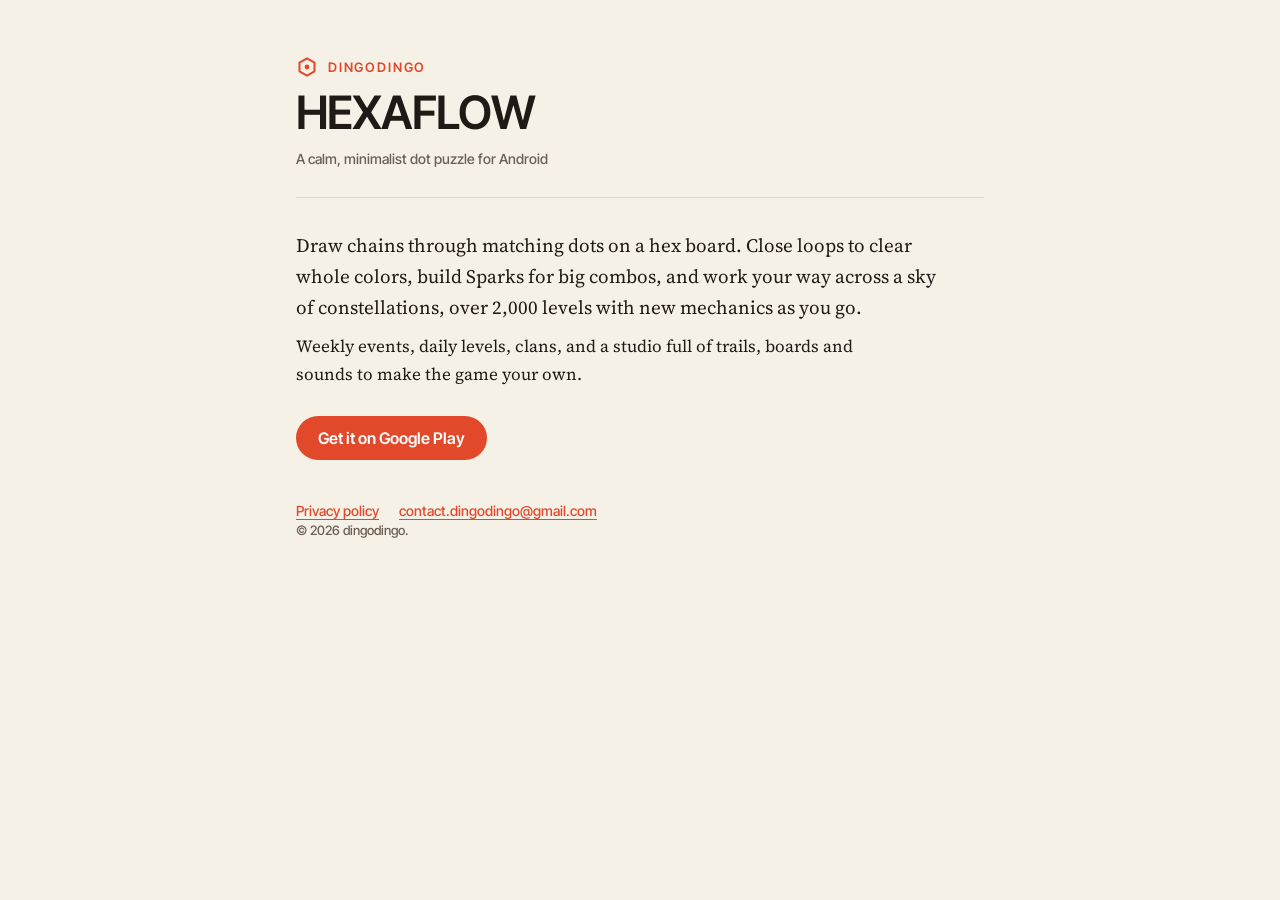
<file: index.html>
<!doctype html><html lang="en"><head><meta charset="utf-8"><meta name="viewport" content="width=device-width,initial-scale=1"><link rel="stylesheet" href="https://fonts.googleapis.com/css2?family=Inter+Tight:wght@500;600&family=Source+Serif+4:opsz,wght@8..60,400;8..60,600&display=swap"><link rel="stylesheet" href="style.css"><title>HEXAFLOW · dingodingo</title><meta name="description" content="HEXAFLOW, a calm, minimalist hex dot puzzle game for Android by dingodingo."></head><body><div class="page">
<header><a class="mark" href="./"><svg viewBox="0 0 24 24" aria-hidden="true"><path fill="none" stroke="currentColor" stroke-width="2.2" stroke-linejoin="round" d="M12 2.5 20.2 7.25v9.5L12 21.5 3.8 16.75v-9.5Z"/><circle cx="12" cy="12" r="2.6" fill="currentColor"/></svg>dingodingo</a><h1>HEXAFLOW</h1><p class="meta">A calm, minimalist dot puzzle for Android</p></header>
<p class="lead">Draw chains through matching dots on a hex board. Close loops to clear whole colors, build Sparks for big combos, and work your way across a sky of constellations, over 2,000 levels with new mechanics as you go.</p>
<p>Weekly events, daily levels, clans, and a studio full of trails, boards and sounds to make the game your own.</p>
<a class="cta" href="https://play.google.com/store/apps/details?id=com.dingodingo.hexaflow">Get it on Google Play</a>
<footer><div class="links"><a href="privacy.html">Privacy policy</a><a href="mailto:contact.dingodingo@gmail.com">contact.dingodingo@gmail.com</a></div><p>© 2026 dingodingo.</p></footer>
</div></body></html>
</file>
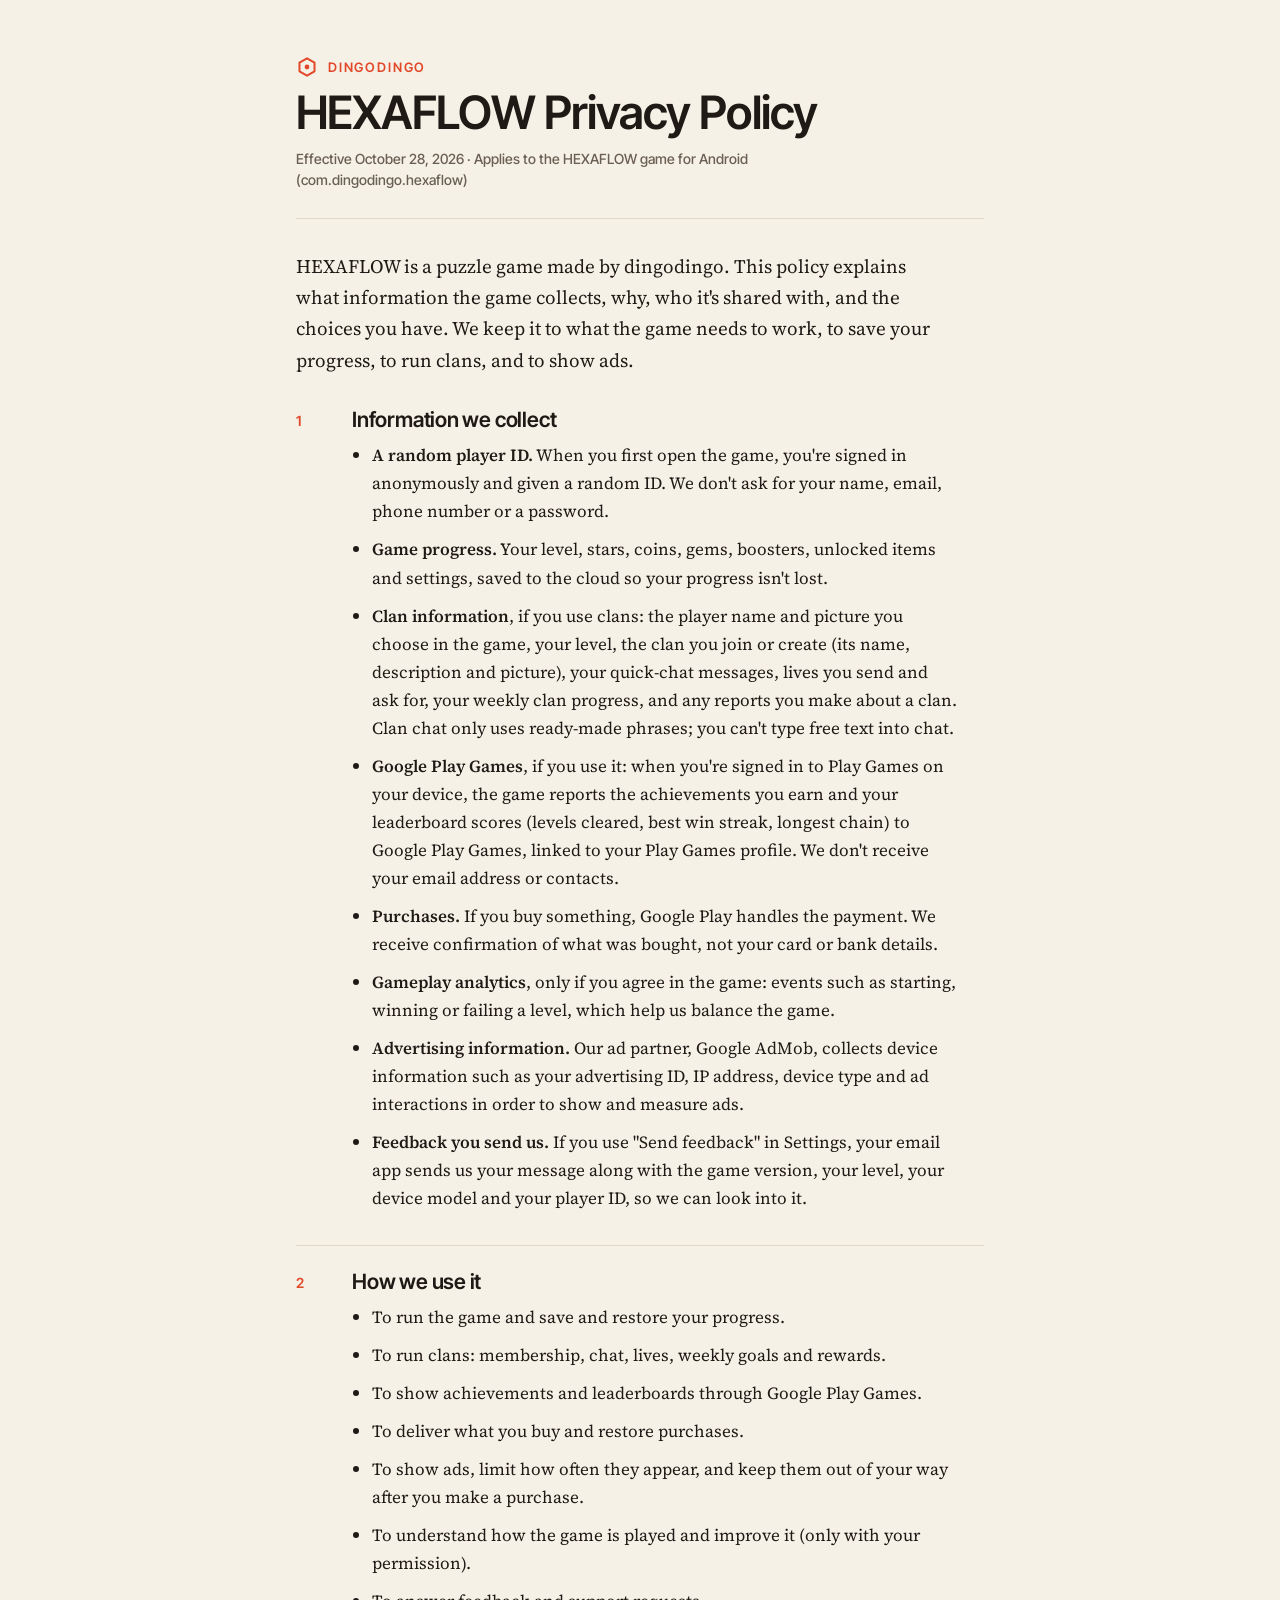
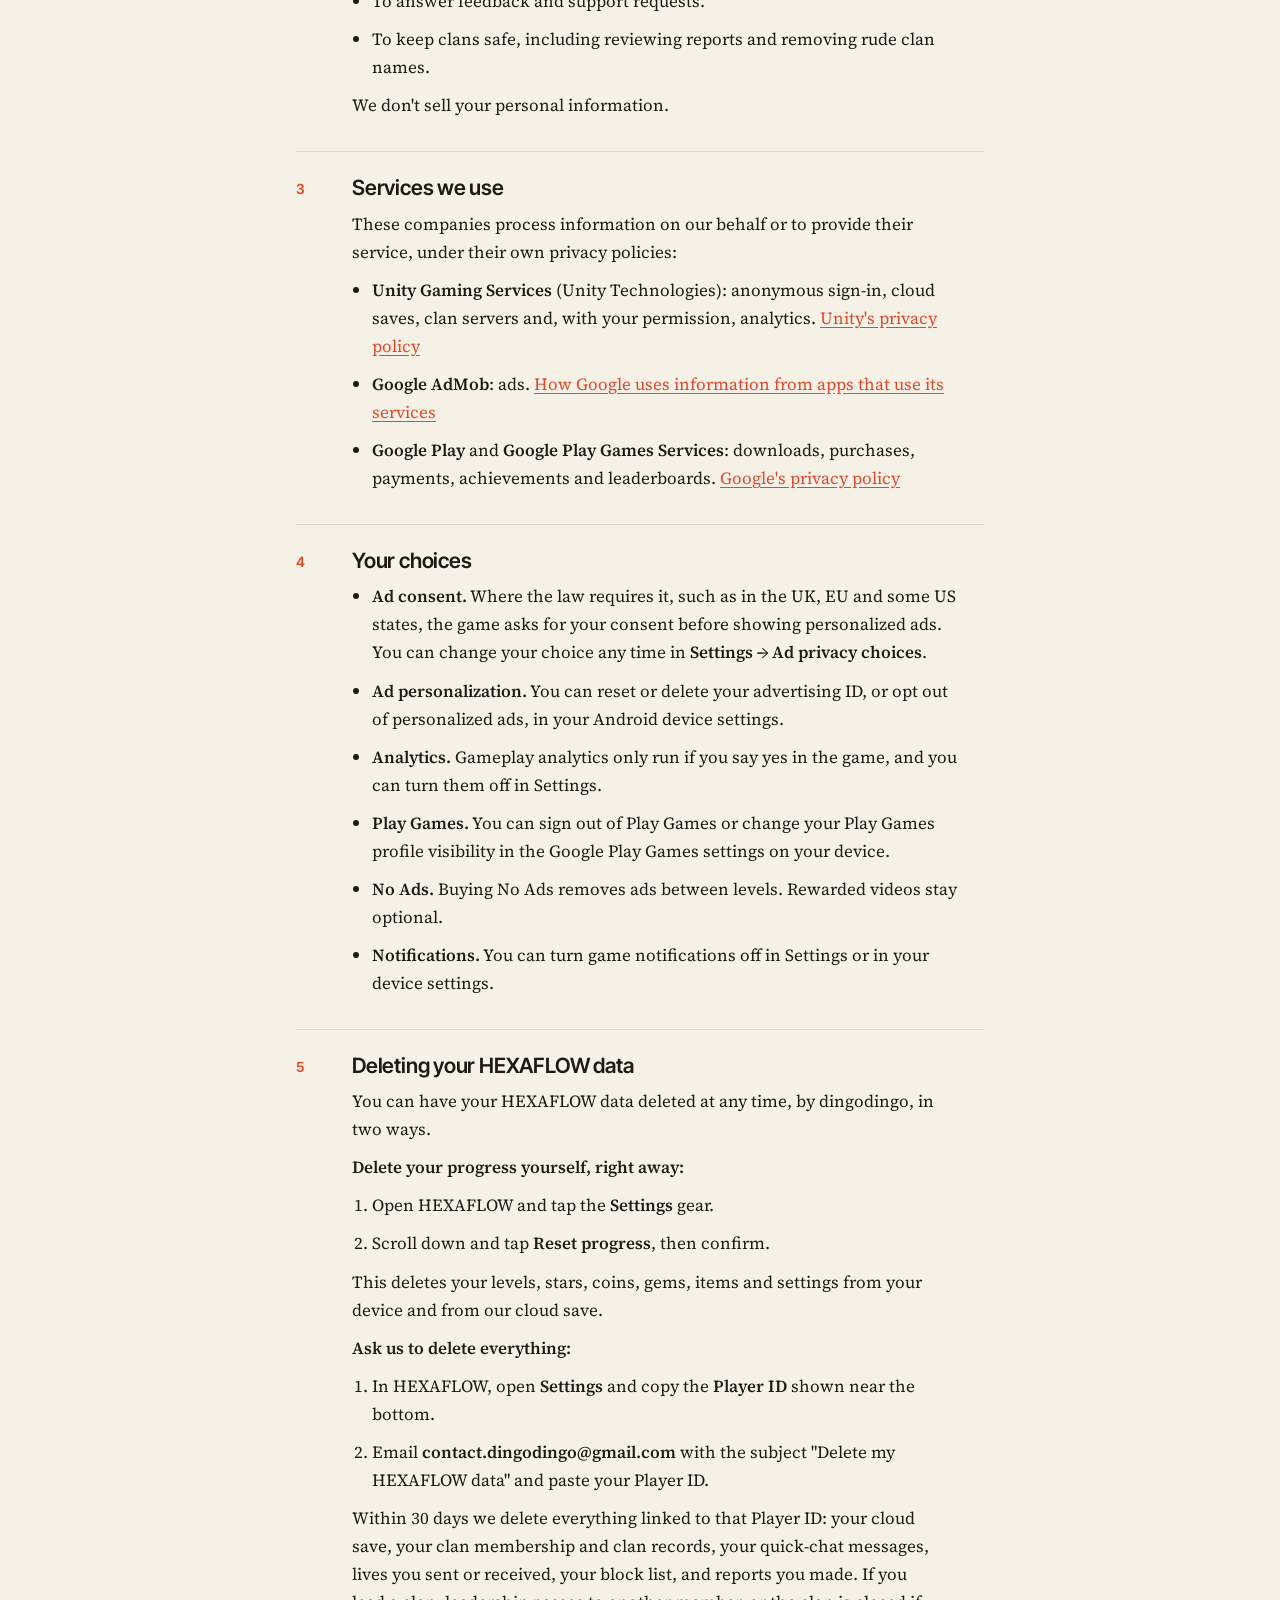
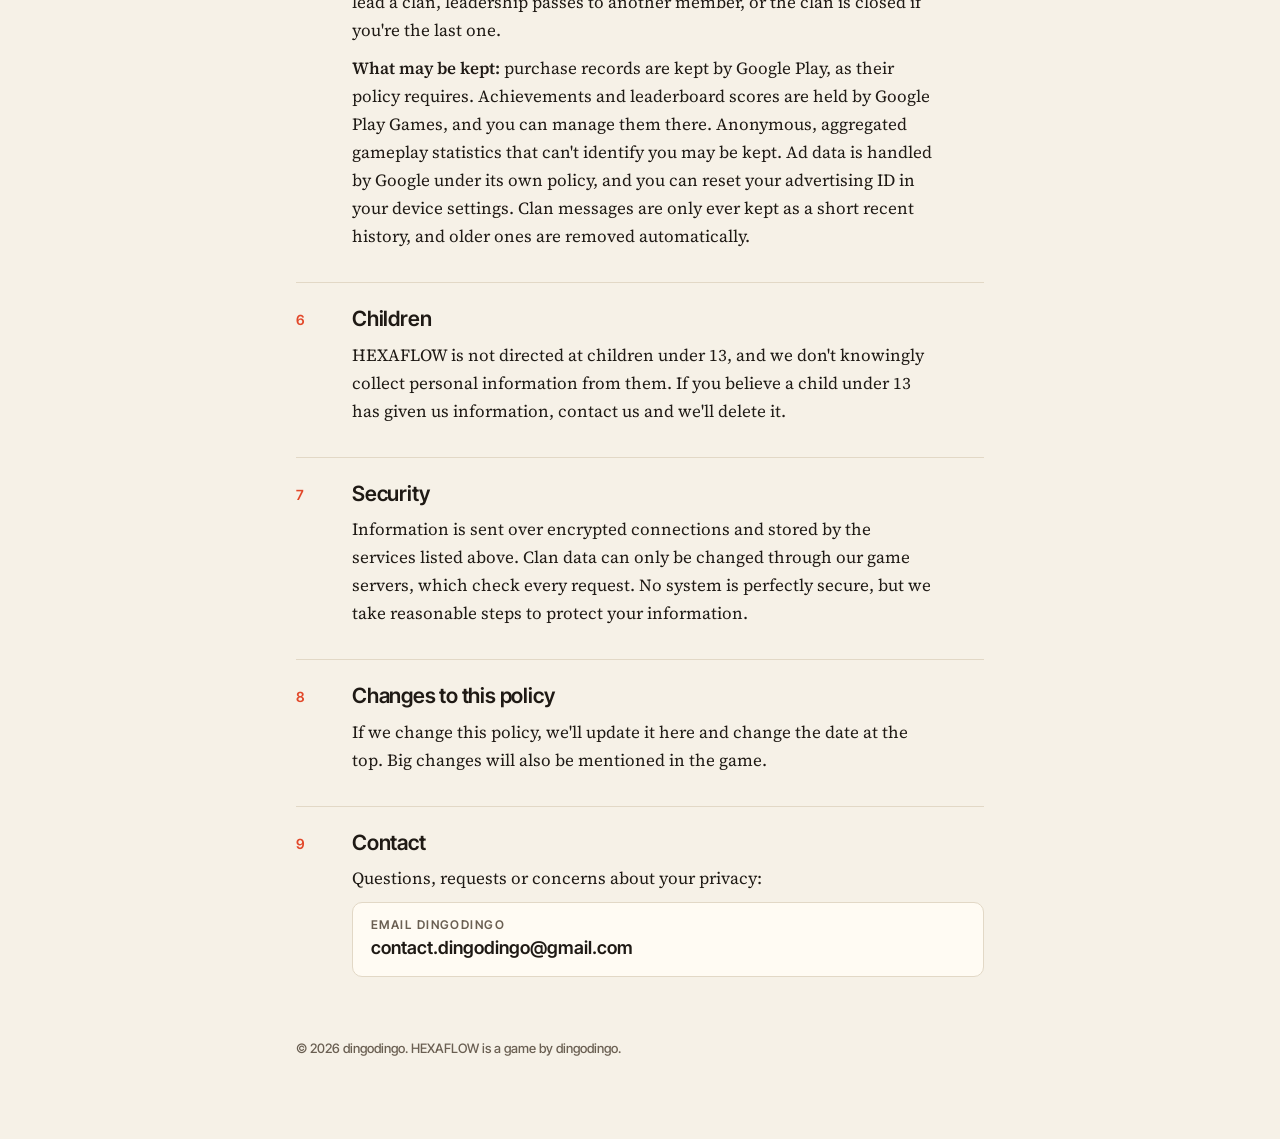
<file: privacy.html>
<!doctype html><html lang="en"><head><meta charset="utf-8"><meta name="viewport" content="width=device-width,initial-scale=1"><link rel="stylesheet" href="https://fonts.googleapis.com/css2?family=Inter+Tight:wght@500;600&family=Source+Serif+4:opsz,wght@8..60,400;8..60,600&display=swap"><link rel="stylesheet" href="style.css"><title>HEXAFLOW Privacy Policy</title></head><body><div class="page">
<header><a class="mark" href="./"><svg viewBox="0 0 24 24" aria-hidden="true"><path fill="none" stroke="currentColor" stroke-width="2.2" stroke-linejoin="round" d="M12 2.5 20.2 7.25v9.5L12 21.5 3.8 16.75v-9.5Z"/><circle cx="12" cy="12" r="2.6" fill="currentColor"/></svg>dingodingo</a><h1>HEXAFLOW Privacy Policy</h1><p class="meta">Effective October 28, 2026 · Applies to the HEXAFLOW game for Android (com.dingodingo.hexaflow)</p></header>
<p class="lead">HEXAFLOW is a puzzle game made by dingodingo. This policy explains what information the game collects, why, who it's shared with, and the choices you have. We keep it to what the game needs to work, to save your progress, to run clans, and to show ads.</p>
<section id="collect"><div class="n">1</div><div><h2>Information we collect</h2><ul>
<li><strong>A random player ID.</strong> When you first open the game, you're signed in anonymously and given a random ID. We don't ask for your name, email, phone number or a password.</li>
<li><strong>Game progress.</strong> Your level, stars, coins, gems, boosters, unlocked items and settings, saved to the cloud so your progress isn't lost.</li>
<li><strong>Clan information</strong>, if you use clans: the player name and picture you choose in the game, your level, the clan you join or create (its name, description and picture), your quick-chat messages, lives you send and ask for, your weekly clan progress, and any reports you make about a clan. Clan chat only uses ready-made phrases; you can't type free text into chat.</li>
<li><strong>Google Play Games</strong>, if you use it: when you're signed in to Play Games on your device, the game reports the achievements you earn and your leaderboard scores (levels cleared, best win streak, longest chain) to Google Play Games, linked to your Play Games profile. We don't receive your email address or contacts.</li>
<li><strong>Purchases.</strong> If you buy something, Google Play handles the payment. We receive confirmation of what was bought, not your card or bank details.</li>
<li><strong>Gameplay analytics</strong>, only if you agree in the game: events such as starting, winning or failing a level, which help us balance the game.</li>
<li><strong>Advertising information.</strong> Our ad partner, Google AdMob, collects device information such as your advertising ID, IP address, device type and ad interactions in order to show and measure ads.</li>
<li><strong>Feedback you send us.</strong> If you use "Send feedback" in Settings, your email app sends us your message along with the game version, your level, your device model and your player ID, so we can look into it.</li>
</ul></div></section>
<section id="use"><div class="n">2</div><div><h2>How we use it</h2><ul>
<li>To run the game and save and restore your progress.</li>
<li>To run clans: membership, chat, lives, weekly goals and rewards.</li>
<li>To show achievements and leaderboards through Google Play Games.</li>
<li>To deliver what you buy and restore purchases.</li>
<li>To show ads, limit how often they appear, and keep them out of your way after you make a purchase.</li>
<li>To understand how the game is played and improve it (only with your permission).</li>
<li>To answer feedback and support requests.</li>
<li>To keep clans safe, including reviewing reports and removing rude clan names.</li>
</ul><p>We don't sell your personal information.</p></div></section>
<section id="partners"><div class="n">3</div><div><h2>Services we use</h2><p>These companies process information on our behalf or to provide their service, under their own privacy policies:</p><ul>
<li><strong>Unity Gaming Services</strong> (Unity Technologies): anonymous sign-in, cloud saves, clan servers and, with your permission, analytics. <a href="https://unity.com/legal/game-player-and-app-user-privacy-policy">Unity's privacy policy</a></li>
<li><strong>Google AdMob</strong>: ads. <a href="https://policies.google.com/technologies/partner-sites">How Google uses information from apps that use its services</a></li>
<li><strong>Google Play</strong> and <strong>Google Play Games Services</strong>: downloads, purchases, payments, achievements and leaderboards. <a href="https://policies.google.com/privacy">Google's privacy policy</a></li>
</ul></div></section>
<section id="choices"><div class="n">4</div><div><h2>Your choices</h2><ul>
<li><strong>Ad consent.</strong> Where the law requires it, such as in the UK, EU and some US states, the game asks for your consent before showing personalized ads. You can change your choice any time in <strong>Settings → Ad privacy choices</strong>.</li>
<li><strong>Ad personalization.</strong> You can reset or delete your advertising ID, or opt out of personalized ads, in your Android device settings.</li>
<li><strong>Analytics.</strong> Gameplay analytics only run if you say yes in the game, and you can turn them off in Settings.</li>
<li><strong>Play Games.</strong> You can sign out of Play Games or change your Play Games profile visibility in the Google Play Games settings on your device.</li>
<li><strong>No Ads.</strong> Buying No Ads removes ads between levels. Rewarded videos stay optional.</li>
<li><strong>Notifications.</strong> You can turn game notifications off in Settings or in your device settings.</li>
</ul></div></section>
<section id="delete"><div class="n">5</div><div><h2>Deleting your HEXAFLOW data</h2>
<p>You can have your HEXAFLOW data deleted at any time, by dingodingo, in two ways.</p>
<p><strong>Delete your progress yourself, right away:</strong></p><ol><li>Open HEXAFLOW and tap the <strong>Settings</strong> gear.</li><li>Scroll down and tap <strong>Reset progress</strong>, then confirm.</li></ol>
<p>This deletes your levels, stars, coins, gems, items and settings from your device and from our cloud save.</p>
<p><strong>Ask us to delete everything:</strong></p><ol><li>In HEXAFLOW, open <strong>Settings</strong> and copy the <strong>Player ID</strong> shown near the bottom.</li><li>Email <strong>contact.dingodingo@gmail.com</strong> with the subject "Delete my HEXAFLOW data" and paste your Player ID.</li></ol>
<p>Within 30 days we delete everything linked to that Player ID: your cloud save, your clan membership and clan records, your quick-chat messages, lives you sent or received, your block list, and reports you made. If you lead a clan, leadership passes to another member, or the clan is closed if you're the last one.</p>
<p><strong>What may be kept:</strong> purchase records are kept by Google Play, as their policy requires. Achievements and leaderboard scores are held by Google Play Games, and you can manage them there. Anonymous, aggregated gameplay statistics that can't identify you may be kept. Ad data is handled by Google under its own policy, and you can reset your advertising ID in your device settings. Clan messages are only ever kept as a short recent history, and older ones are removed automatically.</p></div></section>
<section id="children"><div class="n">6</div><div><h2>Children</h2><p>HEXAFLOW is not directed at children under 13, and we don't knowingly collect personal information from them. If you believe a child under 13 has given us information, contact us and we'll delete it.</p></div></section>
<section id="security"><div class="n">7</div><div><h2>Security</h2><p>Information is sent over encrypted connections and stored by the services listed above. Clan data can only be changed through our game servers, which check every request. No system is perfectly secure, but we take reasonable steps to protect your information.</p></div></section>
<section id="changes"><div class="n">8</div><div><h2>Changes to this policy</h2><p>If we change this policy, we'll update it here and change the date at the top. Big changes will also be mentioned in the game.</p></div></section>
<section id="contact"><div class="n">9</div><div><h2>Contact</h2><p>Questions, requests or concerns about your privacy:</p><div class="contact"><span class="label">Email dingodingo</span><span class="email">contact.dingodingo@gmail.com</span></div></div></section>
<footer>© 2026 dingodingo. HEXAFLOW is a game by dingodingo.</footer>
</div></body></html>
</file>
<file: style.css>
:root{--bg:#F6F1E7;--surface:#FFFBF3;--ink:#1F1A15;--muted:#6A5F52;--rule:#E2D8C6;--accent:#E2482A;--display:"Inter Tight","Helvetica Neue",Arial,sans-serif;--body:"Source Serif 4",Georgia,"Times New Roman",serif;color-scheme:light}
@media (prefers-color-scheme:dark){:root{--bg:#141416;--surface:#1B1B1E;--ink:#EFEBE4;--muted:#A39C92;--rule:#2E2E33;--accent:#FF7454;color-scheme:dark}}
*{box-sizing:border-box}
body{margin:0;background:var(--bg);color:var(--ink);font:17px/1.65 var(--body)}
.page{max-width:720px;margin:0 auto;padding:56px 16px 80px}
header{display:grid;gap:10px;padding-bottom:28px;border-bottom:1px solid var(--rule);margin-bottom:32px}
.mark{display:flex;align-items:center;gap:10px;font:600 13px/1 var(--display);letter-spacing:.14em;text-transform:uppercase;color:var(--accent);text-decoration:none}
.mark svg{width:22px;height:22px}
h1{font:600 clamp(32px,6vw,46px)/1.08 var(--display);letter-spacing:-.02em;margin:0}
.meta{font:500 14px/1.5 var(--display);color:var(--muted);margin:0}
.lead{font-size:19px;margin:0 0 8px}
section{display:grid;grid-template-columns:44px 1fr;gap:0 12px;padding:22px 0;border-top:1px solid var(--rule)}
section:first-of-type{border-top:0}
.n{font:600 14px/2.1 var(--display);color:var(--accent)}
section>div{min-width:0}
h2{font:600 21px/1.3 var(--display);margin:0 0 8px;letter-spacing:-.01em}
p,li{margin:0 0 10px;max-width:65ch}
ul,ol{margin:0 0 10px;padding-left:20px}
strong{font-weight:600}
a{color:var(--accent);text-underline-offset:3px}
.contact{background:var(--surface);border:1px solid var(--rule);border-radius:10px;padding:16px 18px;display:grid;gap:4px}
.contact .label{font:600 12px/1 var(--display);letter-spacing:.12em;text-transform:uppercase;color:var(--muted)}
.contact .email{font:600 18px/1.4 var(--display);word-break:break-all}
.cta{display:inline-block;margin-top:18px;padding:14px 22px;border-radius:999px;background:var(--accent);color:#fff;font:600 16px/1 var(--display);text-decoration:none}
.links{display:flex;gap:20px;flex-wrap:wrap;font:500 14px/1.5 var(--display)}
footer{margin-top:40px;font:500 13px/1.5 var(--display);color:var(--muted)}
@media (max-width:480px){section{grid-template-columns:1fr}.n{line-height:1.4}}
</file>
